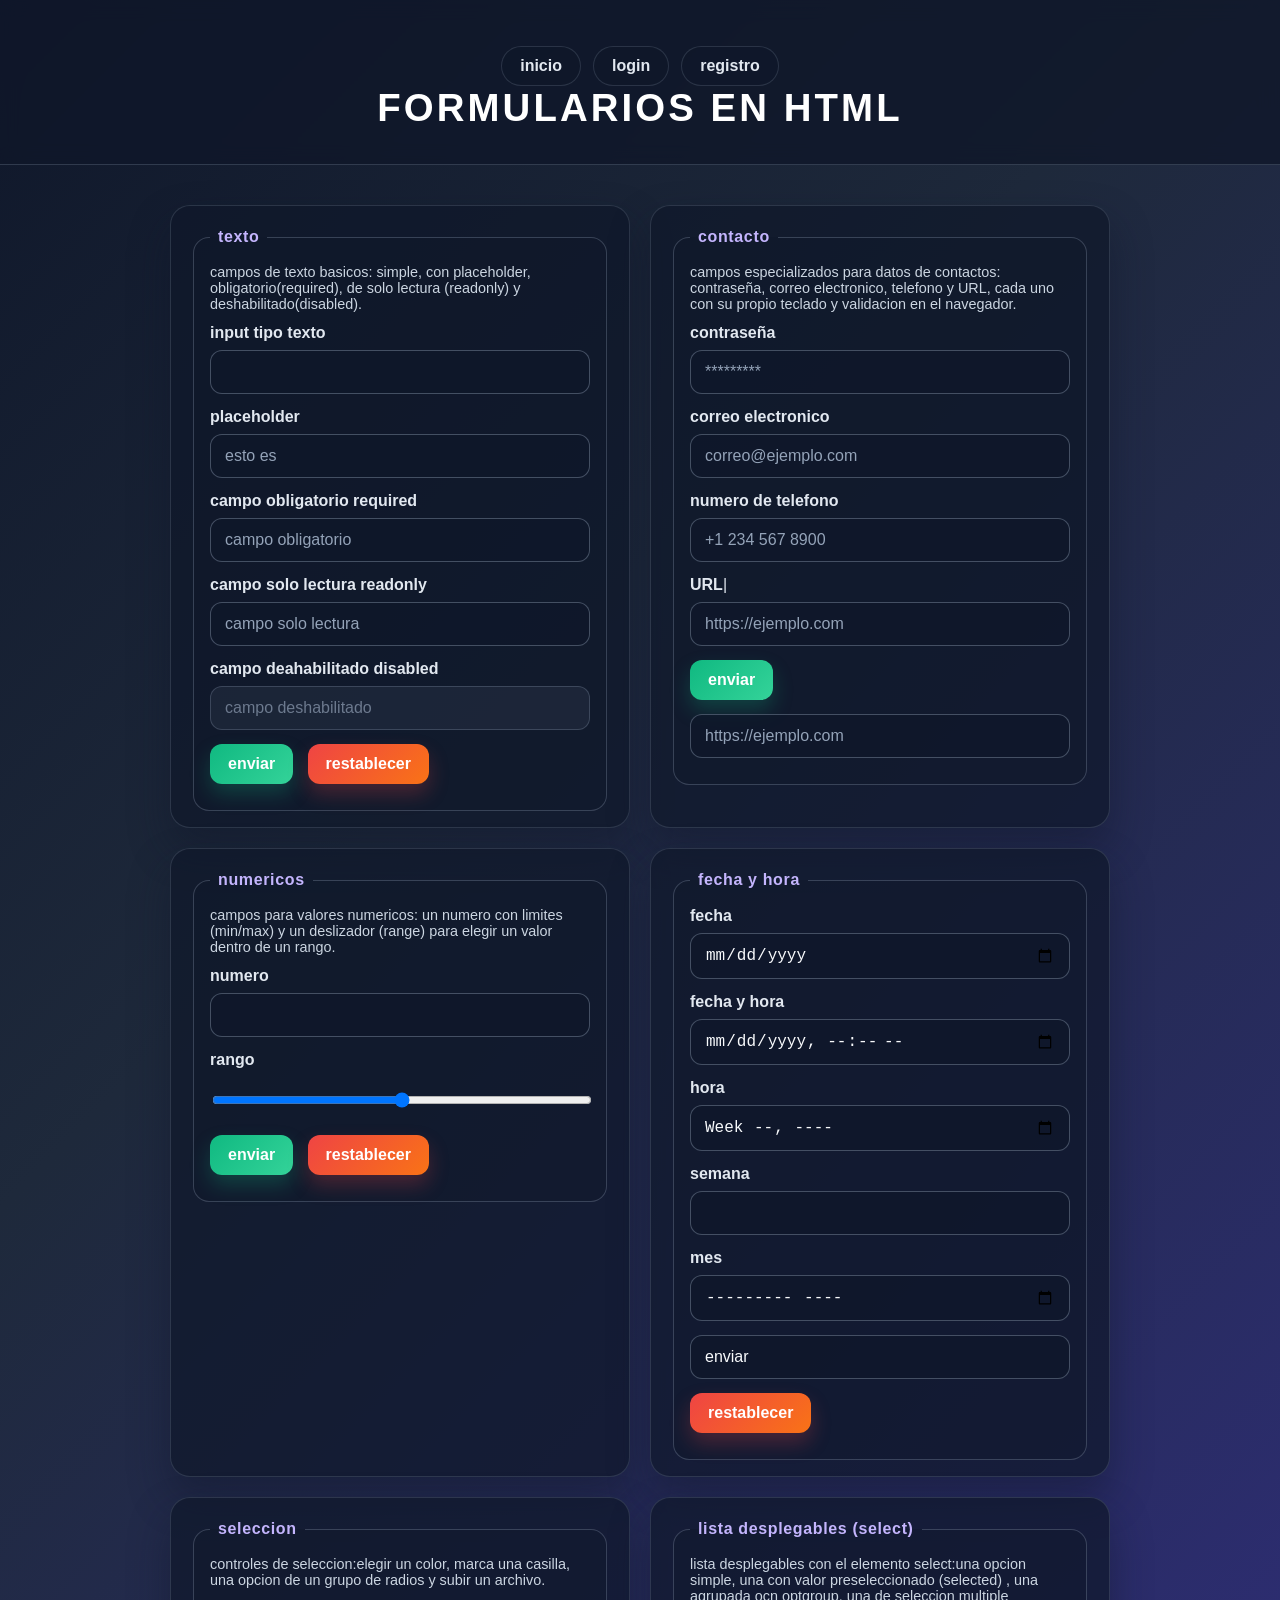
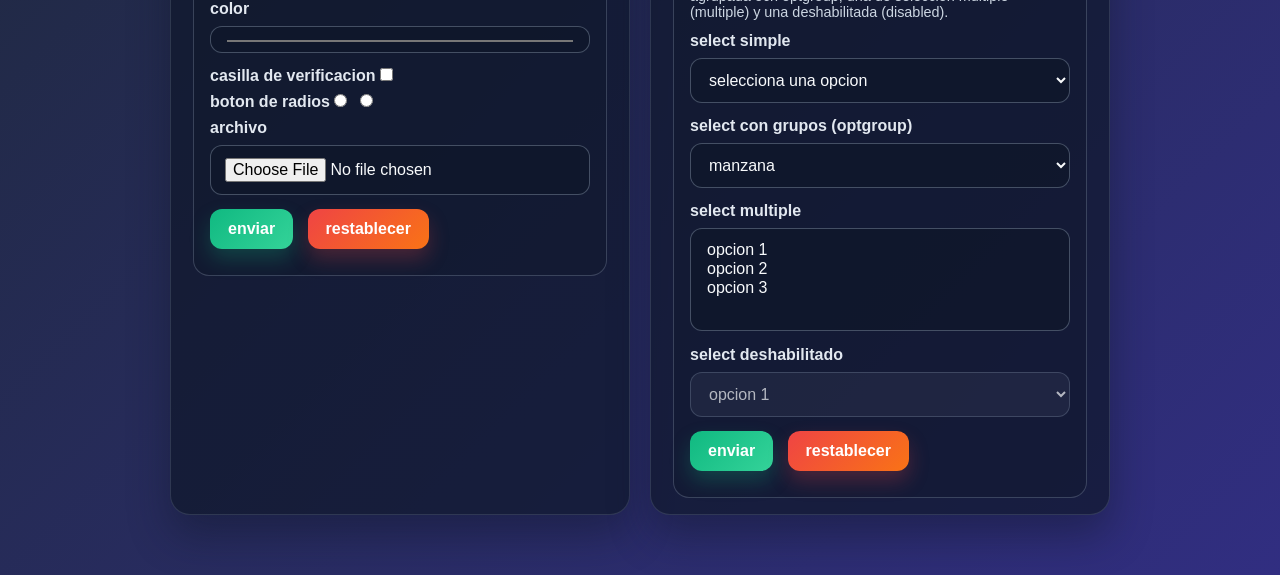
<file: index.html>
<!DOCTYPE html>
<html lang="en">
<head>
    <meta charset="UTF-8">
    <meta name="viewport" content="width=device-width, initial-scale=1.0">
    <title>FORMULARIOS</title>
    <LInk rel="stylesheet" href="CSS/formularios.css">
    <link rel="stylesheet" href="img/pngtree-wolf-logo-png-image_2306634.jpg">    
</head>
<body>

    <header>
        <nav>
            <a href="index.html">inicio</a>
            <a href="login.html" target="_blank">login</a>
            <a href="registro.html" target="_blank">registro</a>
        </nav>
        <h1>formularios en HTML</h1>
        <P></P>
    </header>
    
    <Main>
        <section>
            <!--aqui van los bloques de formularios, uno por uno -->

            <form action="">
                <fieldset>
                    <legend>texto</legend>
                    <p>campos de texto basicos: simple, con placeholder, obligatorio(required), de solo lectura (readonly) y deshabilitado(disabled). </p>

                    <label for="">input tipo texto</label>
                    <input type="text">
                    <br>

                    <label for="">placeholder</label>
                    <input type="text" placeholder="esto es ">
                    <br>

                    <label for="">campo obligatorio required</label>
                    <input type="text" placeholder="campo obligatorio">
                    <br>
                    
                    <label for="">campo solo lectura readonly</label>
                    <input type="text" readonly placeholder="campo solo lectura">
                    <br>

                    <label for="">campo deahabilitado disabled</label>
                    <input type="text" disabled placeholder="campo deshabilitado">
                    <br>

                    <input type="submit" value="enviar">
                    <input type="reset" value="restablecer">
                </fieldset>
            </form>

            <form action="">
                <fieldset>
                    <legend>contacto</legend>
                    <p>campos especializados para datos de contactos: contraseña, correo electronico, telefono y URL, cada uno con su propio teclado y validacion en el navegador.</p>

                    <label for="">contraseña</label>
                    <input type="password" placeholder="*********">
                    <br>

                    <label for="">correo electronico</label>
                    <input type="email" placeholder="correo@ejemplo.com">
                    <br>

                    <label for="">numero de telefono </label>
                    <input type="tel" placeholder="+1 234 567 8900">
                    <br>

                    <label for="">URL</label>|
                    <input type="url" placeholder="https://ejemplo.com">
                    <br>

                    <input type="submit" value="enviar">
                    <input type="url" placeholder="https://ejemplo.com">
                </fieldset>
            </form>
            
            <form action="">
                <fieldset>
                    <legend>numericos</legend>
                    <p>campos para valores numericos: un numero con limites (min/max) y un deslizador (range) para elegir un valor dentro de un rango.</p>

                    <label for="">numero</label>
                    <input type="number" min="0" max="100" etep="1">
                    <br>

                    <label for="">rango</label>
                    <input type="range" min="0" max="100" step="1">
                    <br>

                    <input type="submit" value="enviar">
                    <input type="reset" value="restablecer">
                </fieldset>
            </form>

            <form action="">
                <fieldset>
                    <legend>fecha y hora </legend>

                    <label for="">fecha</label>
                    <input type="date">
                    <br>

                    <label for="">fecha y hora</label>
                    <input type="datetime-local">
                    <br>

                    <label for="">hora</label>
                    <input type="week">
                    <br>

                    <label for="">semana</label>
                    <input type="wek">
                    <br>

                    <label for="">mes</label>
                    <input type="month">
                    <br>
                     
                    <input type="sibmil" value="enviar">
                    <input type="reset" value="restablecer">
                </fieldset>
            </form>

            <form action="">
                <fieldset>
                    <legend>seleccion</legend>
                    <p>controles de seleccion:elegir un color, marca una casilla, una opcion de un grupo de radios y subir un archivo.</p>
                    
                    <label for="">color</label>
                    <input type="color">
                    <br>

                    <label for="">casilla de verificacion</label>
                    <input type="checkbox">
                    <br>

                    <label for="">boton de radios</label>
                    <input type="radio" name="radiogroup">
                    <input type="radio" name="radiogroup">
                    <br>

                    <label for="">archivo</label>
                    <input type="file">
                    <br>

                    <input type="submit" value="enviar">
                    <input type="reset" value="restablecer">
                </fieldset>
            </form>

            <form action="">
                <fieldset>
                    <legend>lista desplegables (select) </legend>
                    <p>lista desplegables con el elemento select:una opcion simple, una con valor preseleccionado (selected) ,  una agrupada ocn optgroup, una de seleccion multiple (multiple) y una deshabilitada (disabled).</p>

                    <label for="">select simple</label>
                    <select name="">
                        <option value="">selecciona una opcion</option>
                        <option value="opcion1">opcion 1</option>
                        <option value="opcion2">opcion 2</option>
                        <option value="opcion3">opcion 3</option>
                    </select>
                    <br>

                    <label for="">select con grupos (optgroup)</label>
                    <select name="">
                        <optgroup label="frutas">
                            <option value="manzana">manzana</option>
                            <option value="pera">pera</option>
                        </optgroup>
                        <optgroup label="verduras">
                            <option value="zanahoria">zanahoria</option>
                            <option value="lechuga">lecguga</option>
                        </optgroup>
                    </select>
                    <br>

                    <label for="">select multiple</label>
                    <select name="" multiple>
                        <option value="opcion1">opcion 1</option>
                        <option value="opcion2">opcion 2</option>
                        <option value="opcion3">opcion 3</option>
                    </select>
                    <br>

                    <label for="">select deshabilitado</label>
                    <select name="" disabled>
                        <option value="opcion1">opcion 1</option>
                    </select>
                    <br>

                    <input type="submit" value="enviar">
                    <input type="reset" value="restablecer">
                </fieldset>
            </form>
        </section>
    </Main>

</body>
</html>
</file>
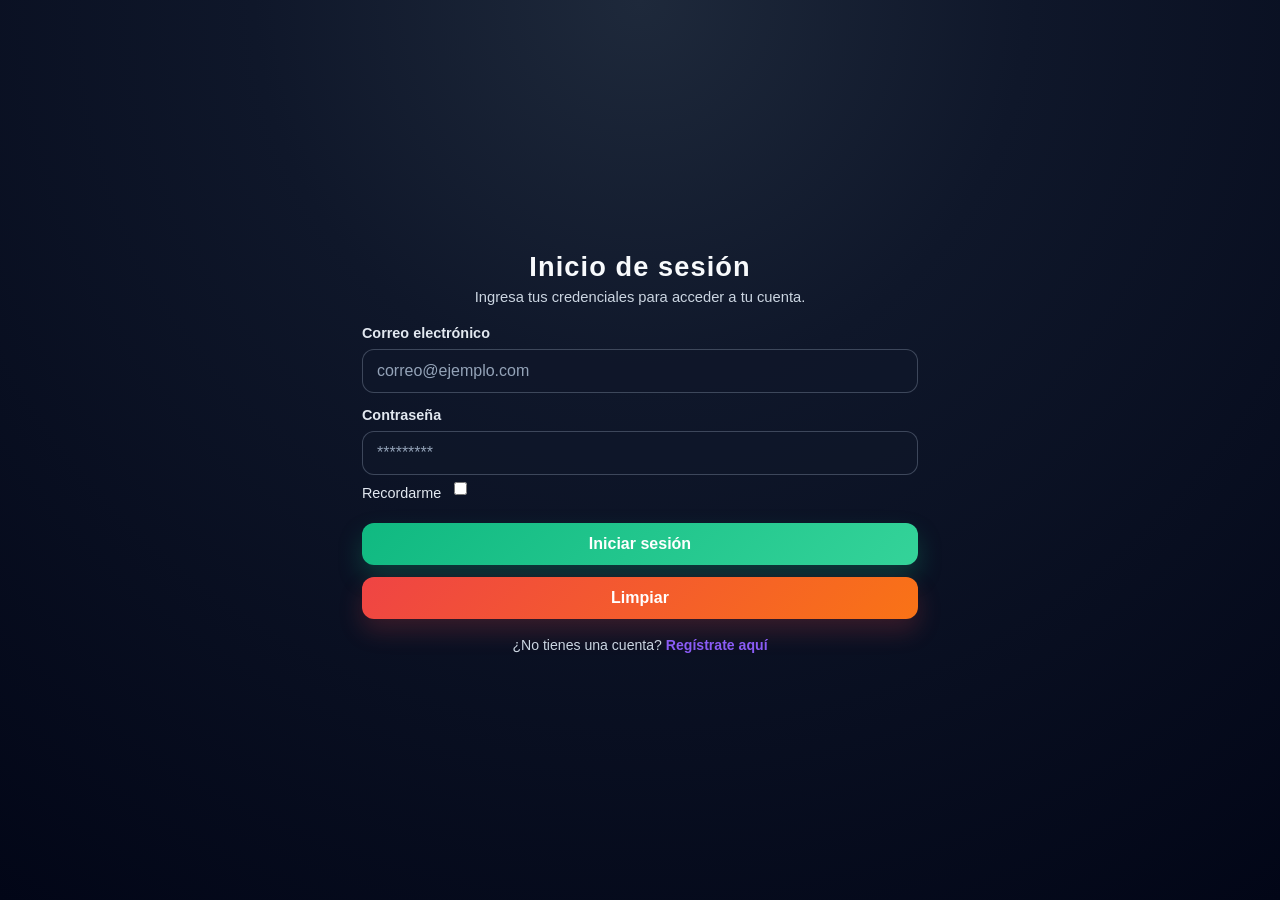
<file: login.html>
<!DOCTYPE html>
<html lang="en">
<head>
    <meta charset="UTF-8">
    <meta name="viewport" content="width=device-width, initial-scale=1.0">
    <title>Login</title>
    <link rel="stylesheet" href="CSS/login.css">
    <link rel="shortcut icon" href=">
</head>
<body>

    <main>
        <section>
            <form action="">
                <fieldset>
                    <legend>Inicio de sesión</legend>
                    <p>Ingresa tus credenciales para acceder a tu cuenta.</p>

                    <label>Correo electrónico</label>
                    <input type="email" placeholder="correo@ejemplo.com" required>

                    <label>Contraseña</label>
                    <input type="password" placeholder="*********" required>

                    <label>Recordarme</label>
                    <input type="checkbox">

                    <input type="submit" value="Iniciar sesión">
                    <input type="reset" value="Limpiar">
                    <p class="enlace">¿No tienes una cuenta? <a href="registro.html">Regístrate
aquí</a></p>

                </fieldset>
            </form>
        </section>
    </main>
</body>
</html>
</file>
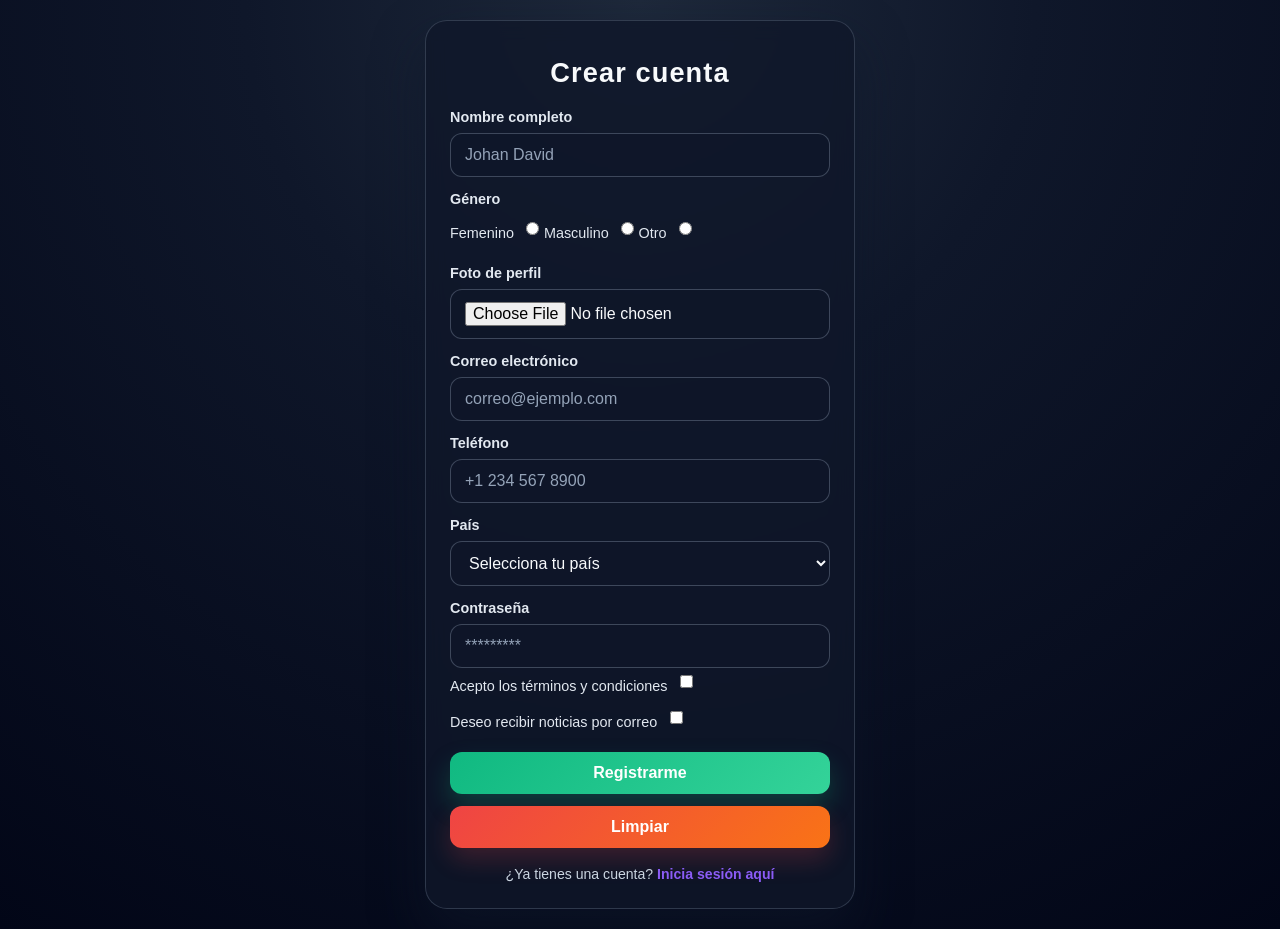
<file: registro.html>
<!DOCTYPE html>
<html lang="en">
<head>
    <meta charset="UTF-8">
    <meta name="viewport" content="width=device-width, initial-scale=1.0">
    <title>Registro</title>
    <link rel="stylesheet" href="CSS/login.css">
    <link rel="shortcut icon" href="" type="image/x-icon">
</head>
<body>

    <main>
        <section>
            <form action="">
                <fieldset>
                <legend>Crear cuenta</legend>

                <label>Nombre completo</label>
                <input type="text" placeholder="Johan David" required>
 
                <label>Género</label>
                <div class="grupo-radios">
                <label >Femenino</label>
                <input type="radio" value="femenino">
 
                <label>Masculino</label>
                <input type="radio" value="masculino">
                <label>Otro</label>
                <input type="radio" value="otro">
            </div>

            <label>Foto de perfil</label>
            <input type="file" accept="image/*">
            <label>Correo electrónico</label>
            <input type="email" placeholder="correo@ejemplo.com" required>
            <label>Teléfono</label>
            <input type="tel" placeholder="+1 234 567 8900">

            <label>País</label>
            <select>
                <option value="">Selecciona tu país</option>
                <option value="ar">Argentina</option>
                <option value="co">Colombia</option>
                <option value="mx">México</option>
                <option value="es">España</option>
                <option value="otro">Otro</option>
            </select>

                <label>Contraseña</label>
                <input type="password" placeholder="*********" required>

                <label>Acepto los términos y condiciones</label>
                <input type="checkbox" required>

                <label>Deseo recibir noticias por correo</label>
                <input type="checkbox">
 
                <input type="submit" value="Registrarme">
                <input type="reset" value="Limpiar">
                <p class="enlace">¿Ya tienes una cuenta? <a href="login.html">Inicia sesión
aquí</a></p>
            </fieldset>
        </form>
    </section>
 </main>
</file>
<file: CSS/formularios.css>
* {
  box-sizing: border-box;
}

body {
  margin: 0;
  font-family: "Segoe UI", Tahoma, Geneva, Verdana, sans-serif;
  background: linear-gradient(135deg, #0f172a 0%, #1e293b 35%, #312e81 100%);
  color: #e2e8f0;
}

header {
  background: rgba(15, 23, 42, 0.8);
  backdrop-filter: blur(10px);
  color: #fff;
  padding: 28px 20px 18px;
  text-align: center;
  border-bottom: 1px solid rgba(148, 163, 184, 0.25);
}

header h1 {
  margin: 0;
  font-size: clamp(2rem, 3vw, 3rem);
  letter-spacing: 0.08em;
  text-transform: uppercase;
}

nav {
  display: flex;
  justify-content: center;
  flex-wrap: wrap;
  gap: 12px;
  margin-top: 18px;
}

nav a {
  color: #e2e8f0;
  text-decoration: none;
  font-weight: 600;
  padding: 10px 18px;
  border-radius: 999px;
  border: 1px solid rgba(148, 163, 184, 0.2);
  background: rgba(15, 23, 42, 0.35);
  transition: all 0.25s ease;
}

nav a:hover {
  background: linear-gradient(135deg, #8b5cf6, #3b82f6);
  transform: translateY(-1px);
  box-shadow: 0 8px 20px rgba(59, 130, 246, 0.35);
}

main {
  display: flex;
  flex-wrap: wrap;
  justify-content: center;
  gap: 28px;
  padding: 40px 20px 60px;
}

section {
  display: flex;
  flex-wrap: wrap;
  justify-content: center;
  gap: 20px;
  width: min(100%, 980px);
}

form {
  background: rgba(15, 23, 42, 0.7);
  border: 1px solid rgba(148, 163, 184, 0.2);
  border-radius: 20px;
  box-shadow: 0 20px 40px rgba(15, 23, 42, 0.45);
  padding: 22px 20px 16px;
  flex: 1 1 360px;
  max-width: 460px;
}

fieldset {
  border: 1px solid rgba(148, 163, 184, 0.3);
  border-radius: 16px;
  padding: 18px 16px 12px;
  background: rgba(15, 23, 42, 0.35);
}

legend {
  font-weight: 700;
  color: #c4b5fd;
  padding: 0 8px;
  letter-spacing: 0.04em;
}

fieldset p {
  font-size: 0.9rem;
  color: #cbd5e1;
  margin: 0 0 12px;
}

label {
  display: inline-block;
  margin-bottom: 8px;
  font-weight: 600;
  color: #e2e8f0;
}

input,
select {
  width: 100%;
  padding: 12px 14px;
  margin-bottom: 14px;
  border: 1px solid rgba(148, 163, 184, 0.4);
  border-radius: 12px;
  font-size: 1rem;
  background: rgba(15, 23, 42, 0.7);
  color: #f8fafc;
  outline: none;
  transition: border-color 0.2s ease, box-shadow 0.2s ease;
}

input::placeholder {
  color: #94a3b8;
}

input:focus,
select:focus {
  border-color: #8b5cf6;
  box-shadow: 0 0 0 3px rgba(139, 92, 246, 0.2);
}

input[type="checkbox"],
input[type="radio"] {
  width: auto;
  margin: 0 8px 0 0;
  accent-color: #8b5cf6;
}

input[type="submit"],
input[type="reset"],
input[type="button"] {
  width: auto;
  cursor: pointer;
  border: none;
  color: #fff;
  padding: 11px 18px;
  margin-right: 10px;
  font-weight: 700;
  transition: transform 0.2s ease, box-shadow 0.2s ease, filter 0.2s ease;
}

input[type="submit"] {
  background: linear-gradient(135deg, #10b981, #34d399);
  box-shadow: 0 10px 20px rgba(16, 185, 129, 0.25);
}

input[type="submit"]:hover {
  filter: brightness(1.08);
  transform: translateY(-1px);
}

input[type="reset"] {
  background: linear-gradient(135deg, #ef4444, #f97316);
  box-shadow: 0 10px 20px rgba(239, 68, 68, 0.25);
}

input[type="reset"]:hover {
  filter: brightness(1.08);
  transform: translateY(-1px);
}

input[type="button"] {
  background: linear-gradient(135deg, #3b82f6, #06b6d4);
  box-shadow: 0 10px 20px rgba(59, 130, 246, 0.25);
}

input[type="button"]:hover {
  filter: brightness(1.08);
  transform: translateY(-1px);
}

input:disabled,
select:disabled {
  background-color: rgba(148, 163, 184, 0.12);
  cursor: not-allowed;
  opacity: 0.7;
}
</file>
<file: CSS/login.css>
* {
  box-sizing: border-box;
}

body {
  margin: 0;
  min-height: 100vh;
  display: flex;
  align-items: center;
  justify-content: center;
  font-family: "Segoe UI", Tahoma, Geneva, Verdana, sans-serif;
  background: radial-gradient(circle at top, #1e293b 0%, #0f172a 35%, #020617 100%);
  color: #e2e8f0;
  padding: 20px;
}

main {
  display: flex;
  justify-content: center;
  width: 100%;
}

section {
  width: 100%;
  max-width: 430px;
}

form {
  background: rgba(15, 23, 42, 0.8);
  border: 1px solid rgba(148, 163, 184, 0.25);
  border-radius: 22px;
  box-shadow: 0 25px 50px rgba(15, 23, 42, 0.55);
  padding: 28px 24px 22px;
  backdrop-filter: blur(10px);
}

fieldset {
  border: none;
  padding: 0;
  margin: 0;
}

legend {
  width: 100%;
  text-align: center;
  font-size: clamp(1.7rem, 2vw, 2.2rem);
  font-weight: 800;
  color: #f8fafc;
  padding: 8px 0 6px;
  letter-spacing: 0.04em;
}

fieldset > p {
  text-align: center;
  font-size: 0.92rem;
  color: #cbd5e1;
  margin-top: 0;
  margin-bottom: 20px;
}

label {
  display: block;
  margin: 14px 0 8px;
  font-weight: 600;
  font-size: 0.9rem;
  color: #e2e8f0;
}

input,
select {
  width: 100%;
  padding: 12px 14px;
  border: 1px solid rgba(148, 163, 184, 0.35);
  border-radius: 12px;
  font-size: 1rem;
  font-family: inherit;
  background-color: rgba(15, 23, 42, 0.8);
  color: #f8fafc;
  transition: border-color 0.2s ease, box-shadow 0.2s ease, transform 0.2s ease;
}

input::placeholder {
  color: #94a3b8;
}

input:focus,
select:focus {
  outline: none;
  border-color: #a78bfa;
  box-shadow: 0 0 0 3px rgba(167, 139, 250, 0.2);
  background-color: rgba(15, 23, 42, 0.9);
}

label:has(+ input[type="checkbox"]),
label:has(+ input[type="radio"]) {
  display: inline-block;
  margin: 10px 8px 10px 0;
  font-weight: 500;
}

input[type="checkbox"],
input[type="radio"] {
  width: auto;
  accent-color: #8b5cf6;
  margin: 0 0 10px;
  vertical-align: middle;
  cursor: pointer;
}

input[type="submit"],
input[type="reset"] {
  width: 100%;
  margin-top: 12px;
  padding: 12px;
  border: none;
  border-radius: 12px;
  font-size: 1rem;
  font-weight: 700;
  cursor: pointer;
  color: #fff;
  transition: transform 0.2s ease, filter 0.2s ease, box-shadow 0.2s ease;
}

input[type="submit"] {
  background: linear-gradient(135deg, #10b981, #34d399);
  box-shadow: 0 12px 24px rgba(16, 185, 129, 0.25);
}

input[type="submit"]:hover {
  filter: brightness(1.1);
  transform: translateY(-1px);
}

input[type="reset"] {
  background: linear-gradient(135deg, #ef4444, #f97316);
  box-shadow: 0 12px 24px rgba(239, 68, 68, 0.2);
}

input[type="reset"]:hover {
  filter: brightness(1.1);
  transform: translateY(-1px);
}

.enlace {
  text-align: center;
  font-size: 0.88rem;
  color: #cbd5e1;
  margin-top: 18px;
  margin-bottom: 4px;
}

.enlace a {
  color: #8b5cf6;
  font-weight: 700;
  text-decoration: none;
}

.enlace a:hover {
  text-decoration: underline;
}
</file>
